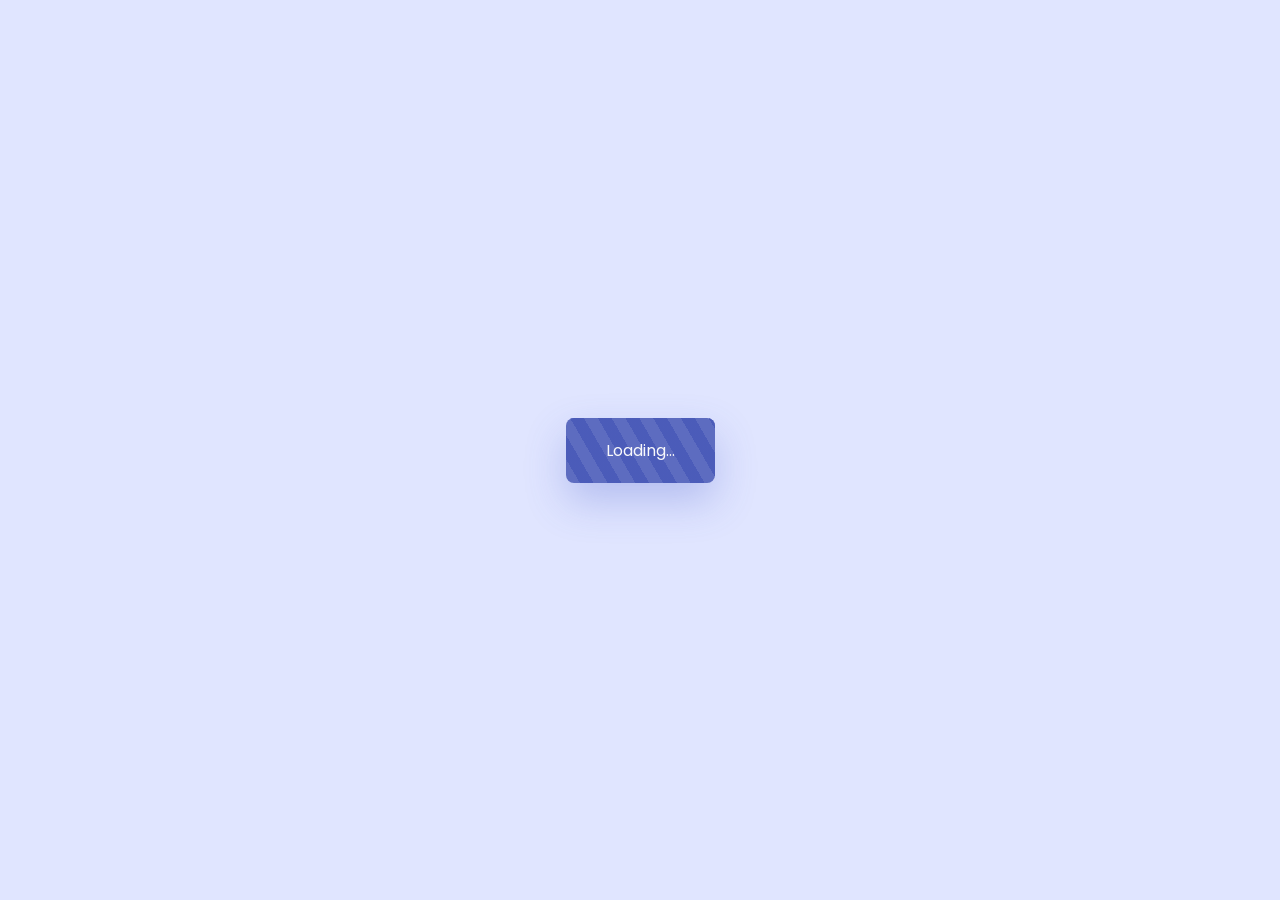
<file: button-loading-animation-main/index.html>
<!DOCTYPE html>
    <html lang="en">
    <head>
        <meta charset="UTF-8">
        <meta name="viewport" content="width=device-width, initial-scale=1.0">

        <!--=============== CSS ===============-->
        <link rel="stylesheet" href="assets/css/styles.css">

        <title>Loading button - Bedimcode</title>
    </head>
    <body>
        <button class="button__loader">
            <span class="button__text">
                Loading...
            </span>
        </button>
    </body>
</html>
</file>
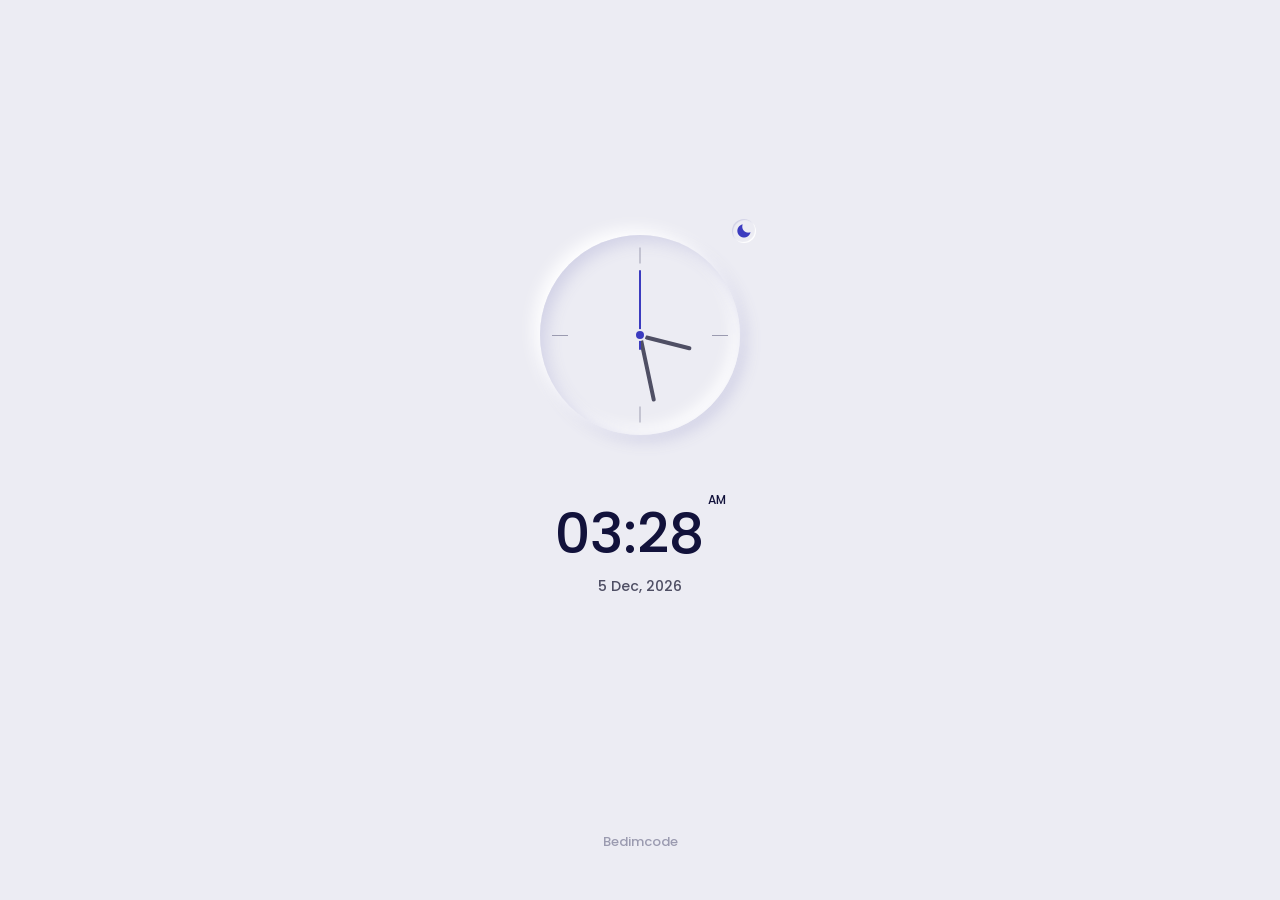
<file: responsive-clock-ui-main/index.html>
<!DOCTYPE html>
    <html lang="en">
    <head>
        <meta charset="UTF-8">
        <meta name="viewport" content="width=device-width, initial-scale=1.0">

        <!--==================== BOXICONS ====================-->
        <link rel="stylesheet" href="https://cdn.jsdelivr.net/npm/boxicons@latest/css/boxicons.min.css">

        <!--==================== CSS ==========-->
        <link rel="stylesheet" href="assets/css/styles.css">

        <title>Clock Ui</title>
    </head>
    <body>
        <section class="clock container">
            <div class="clock__container grid">
                <div class="clock__content grid">
                    <div class="clock__circle">
                        <span class="clock__twelve"></span>
                        <span class="clock__three"></span>
                        <span class="clock__six"></span>
                        <span class="clock__nine"></span>
    
                        <div class="clock__rounder"></div>
                        <div class="clock__hour" id="clock-hour"></div>
                        <div class="clock__minutes" id="clock-minutes"></div>
                        <div class="clock__seconds" id="clock-seconds"></div>

                        <!-- Dark/light button -->
                        <div class="clock__theme">
                            <i class='bx bxs-moon' id="theme-button"></i>
                        </div>
                    </div>

                    <div>
                        <div class="clock__text">
                            <div class="clock__text-hour" id="text-hour"></div>
                            <div class="clock__text-minutes" id="text-minutes"></div>
                            <div class="clock__text-ampm" id="text-ampm"></div>
                        </div>
    
                        <div class="clock__date">
                            <!-- <span id="date-day-week"></span> -->
                            <span id="date-day"></span>
                            <span id="date-month"></span>
                            <span id="date-year"></span>
                        </div>
                    </div>
                </div>
                
                <a href="https://www.youtube.com/c/Bedimcode/" target="_blank" class="clock__logo">Bedimcode</a>
            </div>
        </section>

        <!--==================== MAIN JS ====================-->
        <script src="assets/js/main.js"></script>
    </body>
</html>
</file>
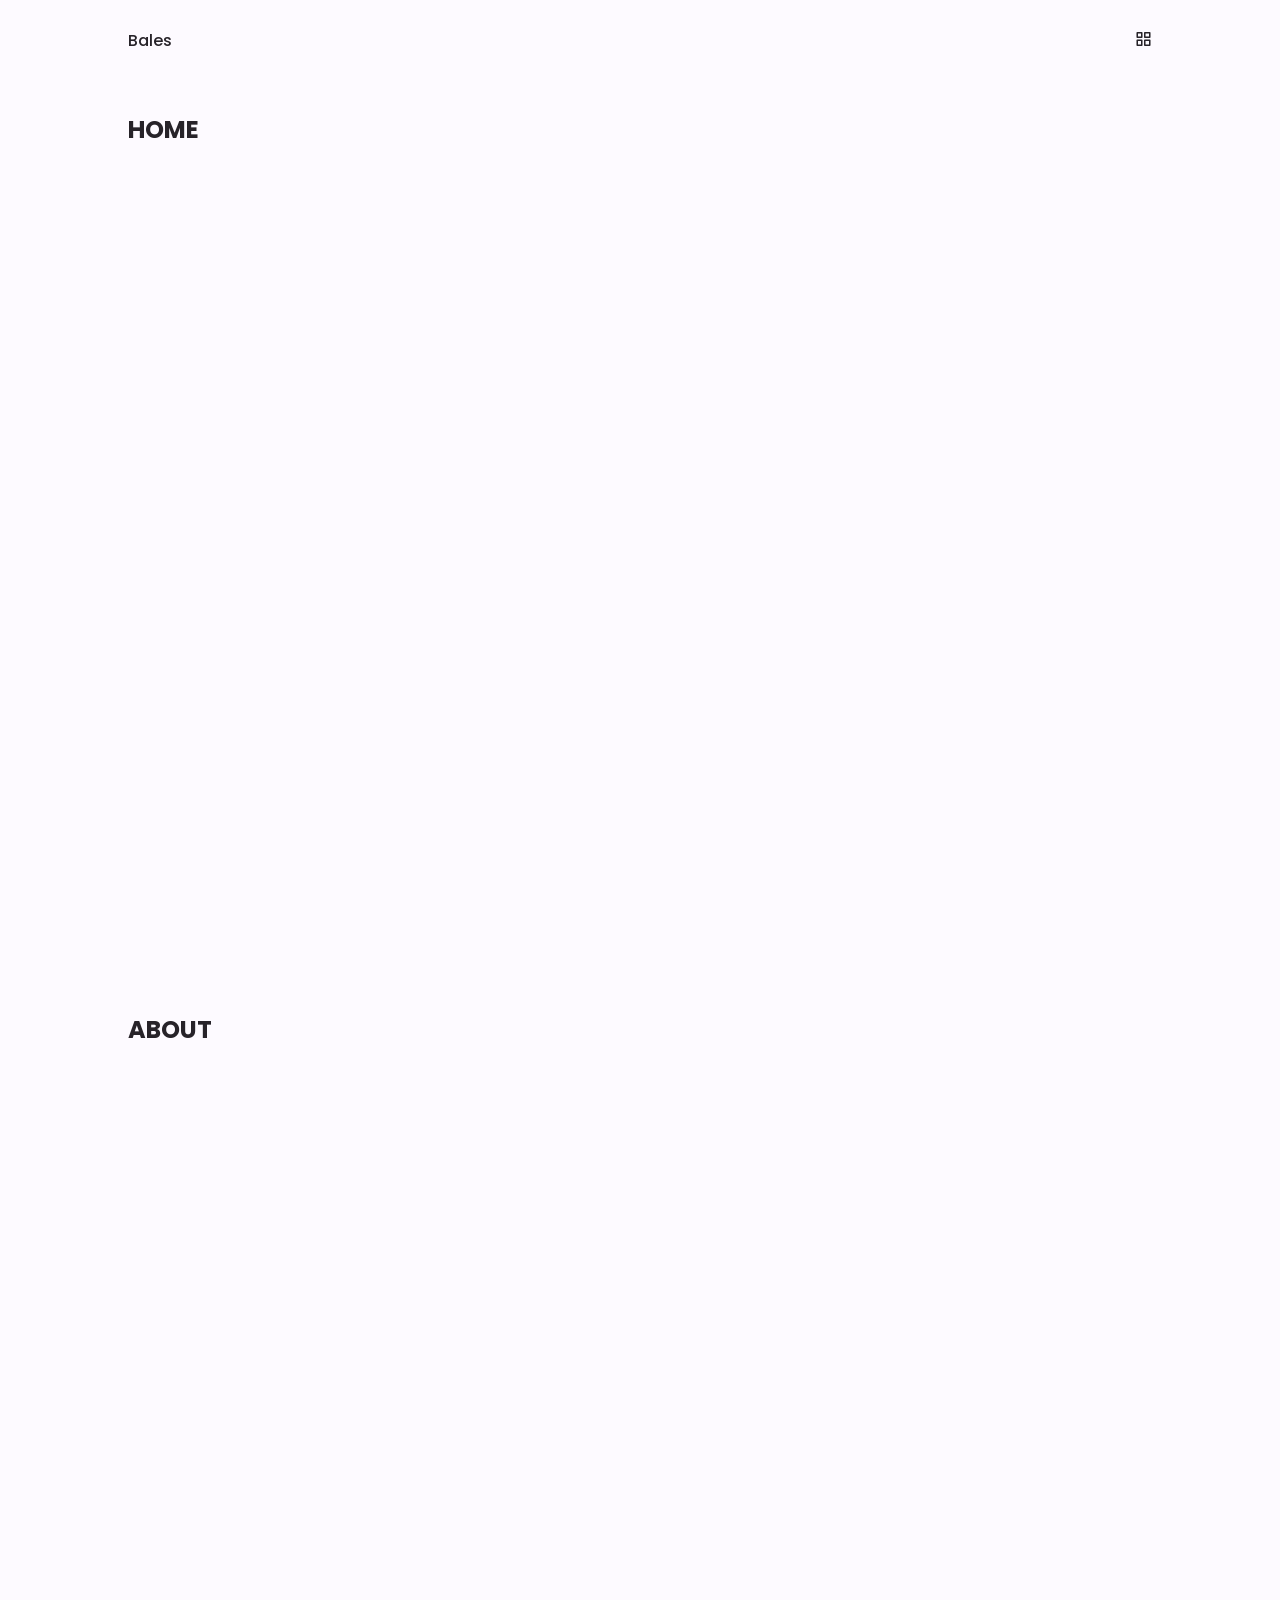
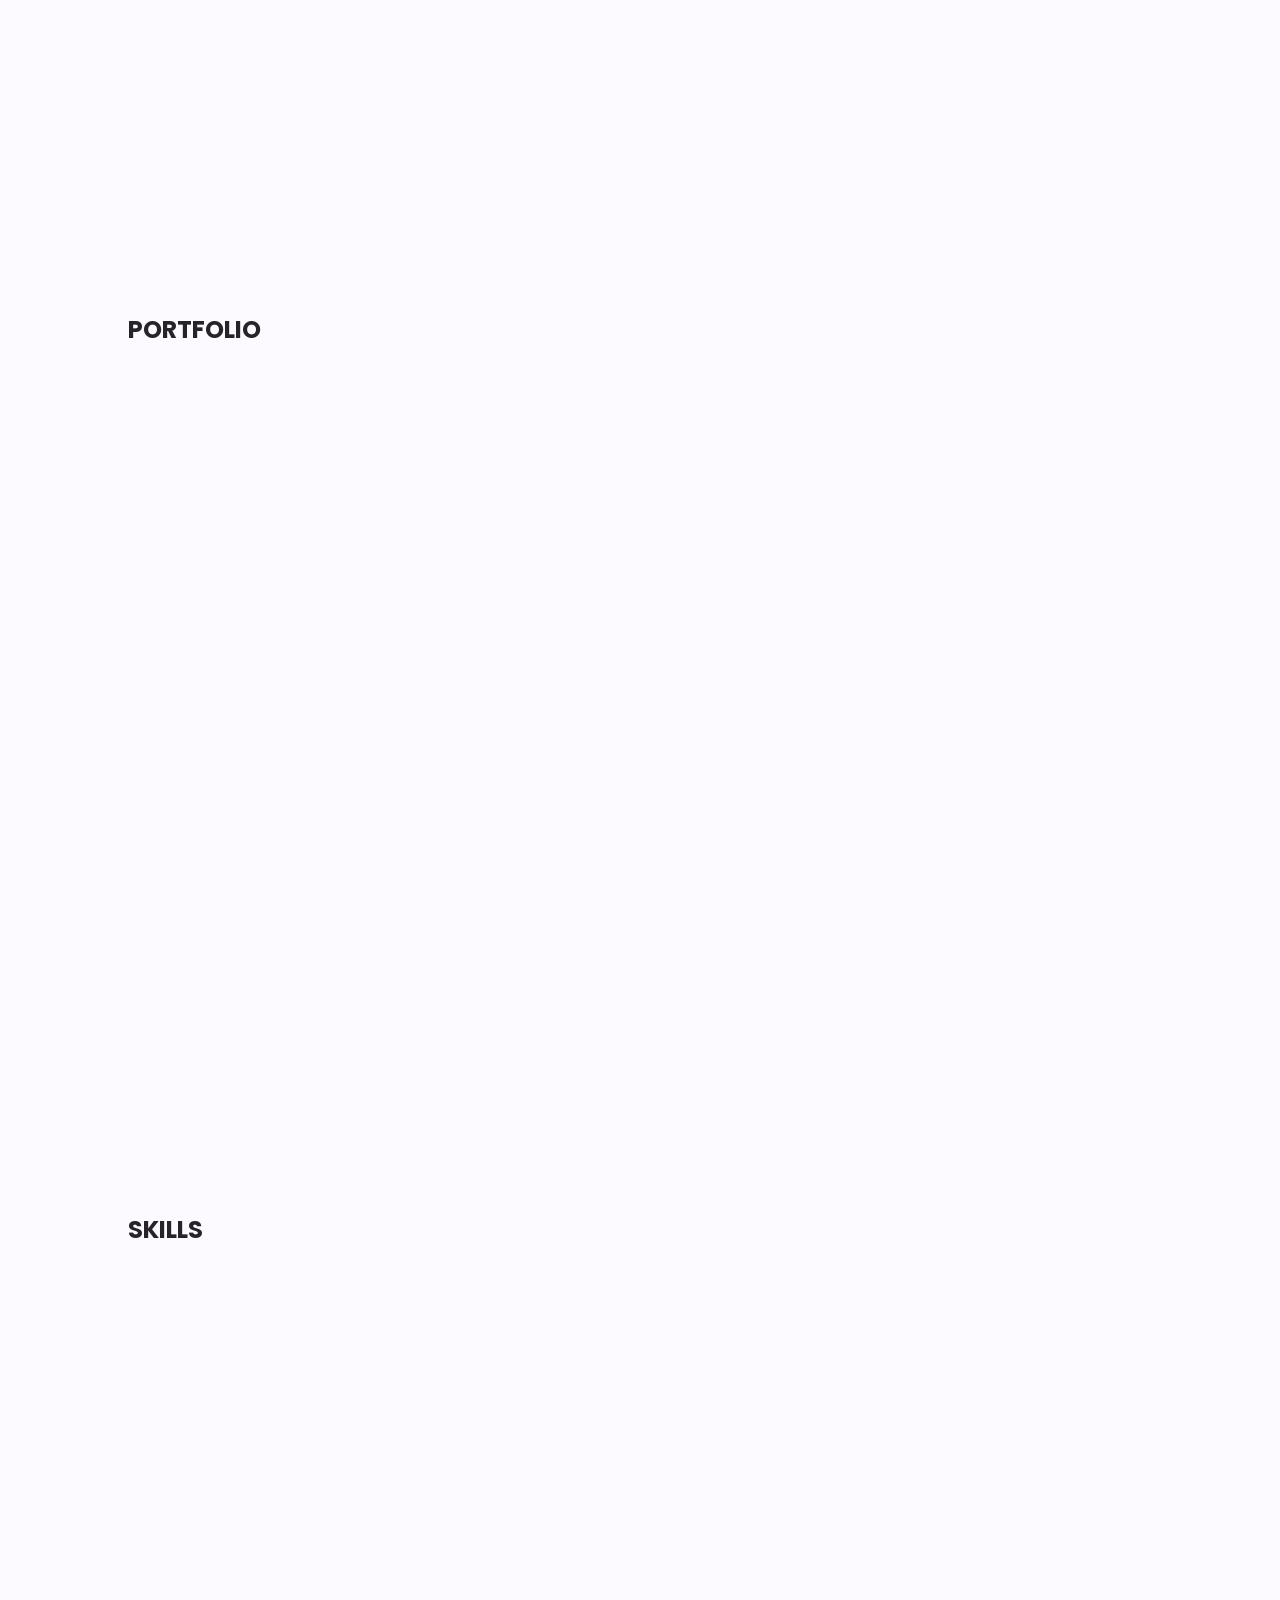
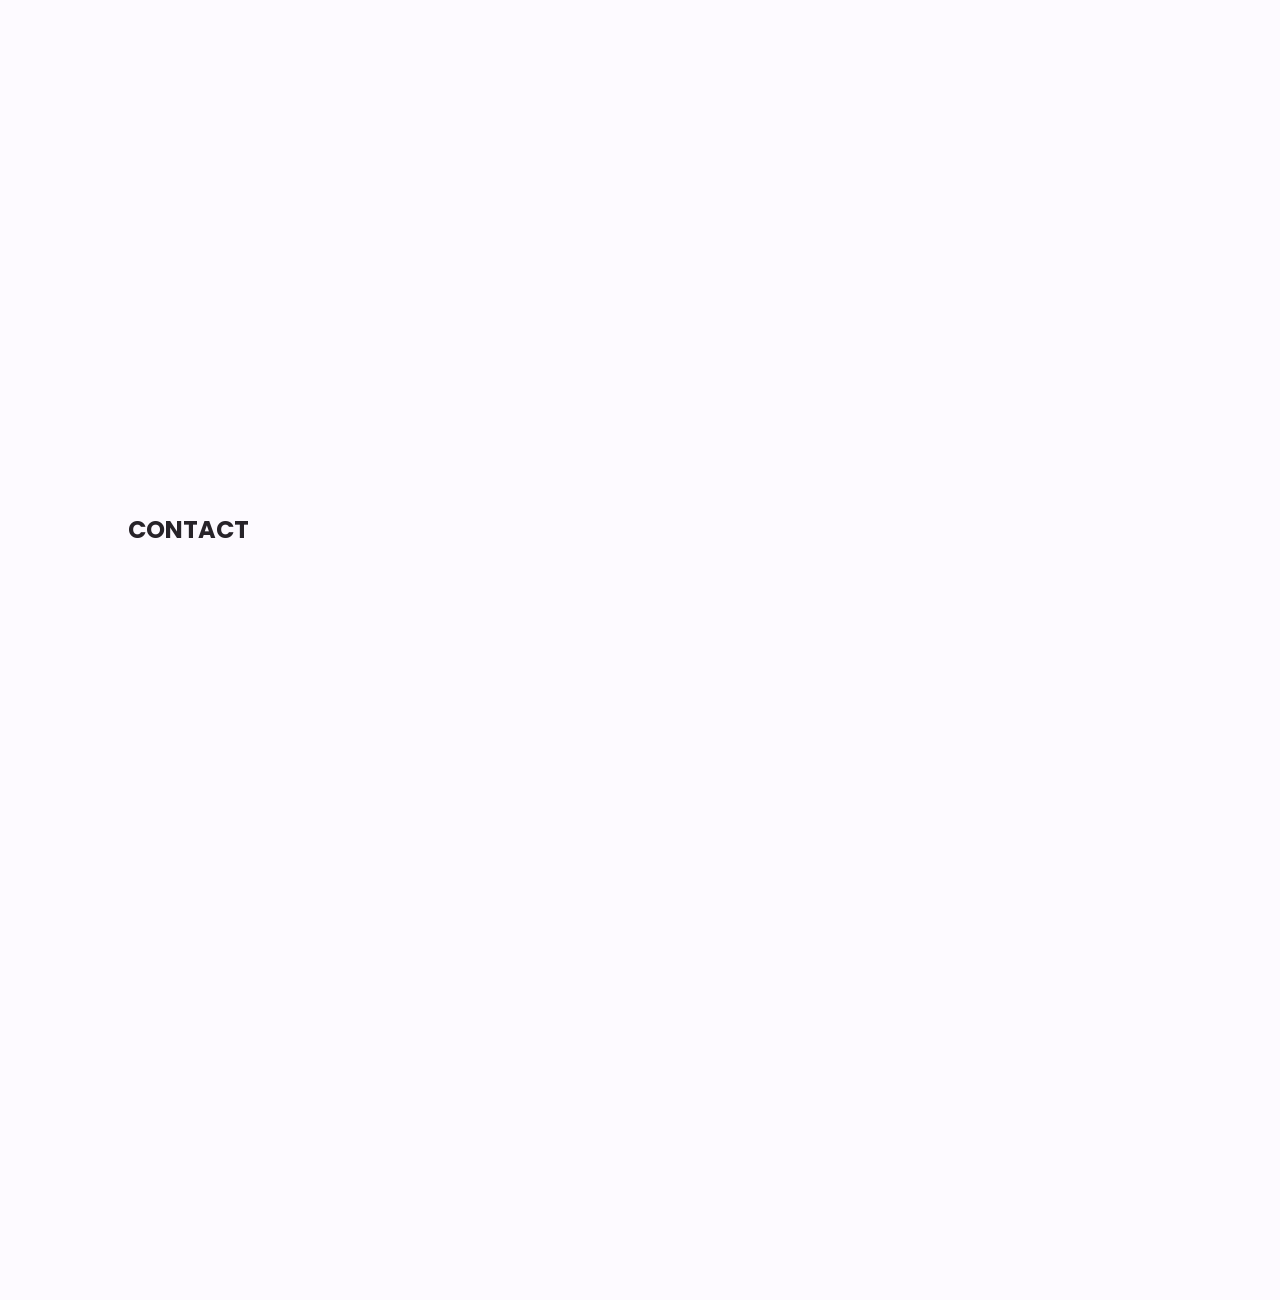
<file: responsive-navbar-main/index.html>
<!DOCTYPE html>
    <html lang="en">
    <head>
        <meta charset="UTF-8">
        <meta name="viewport" content="width=device-width, initial-scale=1.0">

        <!--=============== BOXICONS ===============-->
        <link href='https://unpkg.com/boxicons@2.1.1/css/boxicons.min.css' rel='stylesheet'>

        <!--=============== CSS ===============-->
        <link rel="stylesheet" href="assets/css/styles.css">

        <title>Responsive menu ui - Bedimcode</title>
    </head>
    <body>
        <!--=============== NAV ===============-->
        <nav class="nav" id="nav">
            <div class="nav__menu container" id="nav-menu">
                <div class="nav__shape"></div>

                <div class="nav__close" id="nav-close">
                    <i class='bx bx-x'></i>
                </div>
                
                <div class="nav__data">
                    <div class="nav__mask">
                        <!-- Change your profile picture -->
                        <img src="assets/img/perfil.png" alt="" class="nav__img">
                    </div>

                    <span class="nav__greeting">Hi, I'm</span>
                    <h1 class="nav__name">Bales <br> Vegas</h1>
                </div>

                <ul class="nav__list">
                    <li class="nav__item">
                        <a href="#home" class="nav__link active-link">
                            <i class='bx bx-home' ></i> Home 
                        </a>
                    </li>
                    <li class="nav__item">
                        <a href="#about" class="nav__link">
                            <i class='bx bx-user'></i> About
                        </a>
                    </li>
                    <li class="nav__item">
                        <a href="#portfolio" class="nav__link">
                            <i class='bx bx-briefcase-alt-2'></i> Portfolio
                        </a>
                    </li>
                    <li class="nav__item">
                        <a href="#skills" class="nav__link">
                            <i class='bx bx-bookmark'></i> Skills
                        </a>
                    </li>
                    <li class="nav__item">
                        <a href="#contact" class="nav__link">
                            <i class='bx bx-message-square-detail'></i> Contact
                        </a>
                    </li>
                </ul>
            </div>
        </nav>

        <!--=============== MAIN ===============-->
        <main class="main" id="main">
            <!--=============== HEADER ===============-->
            <header class="header" id="header">
                <nav class="header__nav container">
                    <a href="#" class="header__logo">
                        Bales
                    </a>
    
                    <!-- Toggle button -->
                    <div class="header__toggle" id="header-toggle">
                        <i class='bx bx-grid-alt'></i>
                    </div>
                </nav>
            </header>


            <!-- When inserting your content into sections, remove the section__height class -->
            <!--=============== HOME ===============-->
            <section class="section section__height container" id="home">
                <h1>HOME</h1>
                
            </section>

            <!--=============== ABOUT ===============-->
            <section class="section section__height container" id="about">
                <h1>ABOUT</h1>
                
            </section>

            <!--=============== PORTFOLIO ===============-->
            <section class="section section__height container" id="portfolio">
                <h1>PORTFOLIO</h1>
                
            </section>

            <!--=============== SKILLS ===============-->
            <section class="section section__height container" id="skills">
                <h1>SKILLS</h1>
                
            </section>

            <!--=============== CONTACT ===============-->
            <section class="section section__height container" id="contact">
                <h1>CONTACT</h1>

            </section>
        </main>

        <!--=============== MAIN JS ===============-->
        <script src="assets/js/main.js"></script>
    </body>
</html>
</file>
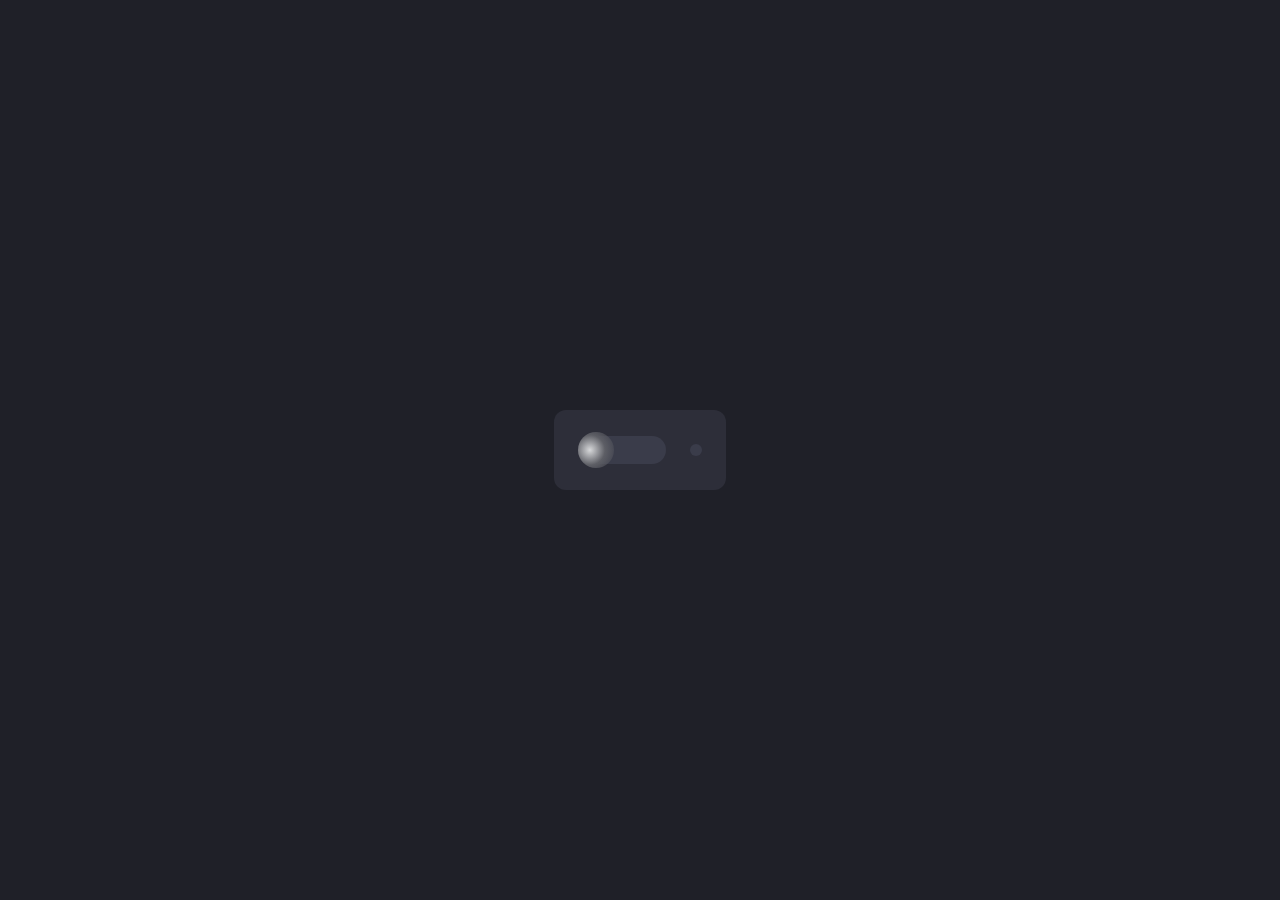
<file: skeuomorphism-toggle-switch-main/index.html>
<!DOCTYPE html>
    <html lang="en">
    <head>
        <meta charset="UTF-8">
        <meta name="viewport" content="width=device-width, initial-scale=1.0">

        <!--=============== CSS ===============-->
        <link rel="stylesheet" href="assets/css/styles.css">

        <title>Skeuomorphism toggle switch - Bedimcode</title>
    </head>
    <body>
        <label class="skeuo__switch">
            <input type="checkbox" class="skeuo__input">
            
            <div class="skeuo__rail">
                <span class="skeuo__circle"></span>
            </div>

            <span class="skeuo__indicator"></span>
        </label>
    </body>
</html>
</file>
<file: button-loading-animation-main/assets/css/styles.css>
/*=============== LOADING BUTTON ===============*/
@import url("https://fonts.googleapis.com/css2?family=Poppins&display=swap");

:root {
  /*========== Colors ==========*/
  --first-color: hsl(231, 44%, 56%);
  --first-color-alt: hsl(231, 44%, 51%);
  --text-color: hsl(231, 12%, 98%);
  --body-color: hsl(231, 100%, 94%);
}

* {
  box-sizing: border-box;
}

body {
  height: 100vh;
  margin: 0;
  display: grid;
  place-items: center;
  background-color: var(--body-color);
}

.button__loader {
  border: none;
  outline: none;
  position: relative;
  padding: 1.25rem 2.5rem;
  background-color: var(--first-color);
  color: var(--text-color);
  font-size: 1rem;
  font-family: 'Poppins', sans-serif;
  border-radius: .5rem;
  box-shadow: 0 18px 40px hsla(231, 56%, 56%, .3);
  overflow: hidden;
  cursor: wait;
}

.button__loader::before {
  content: '';
  position: absolute;
  top: 0;
  left: 0;
  width: 150%;
  height: 100%;
  background: repeating-linear-gradient(60deg, 
              transparent, 
              transparent 0.75rem, 
              var(--first-color-alt) 0.75rem, 
              var(--first-color-alt) 1.5rem);
  animation: load 1s infinite linear;
}

.button__text {
  position: relative;
}

/* Loading button animation */
@keyframes load {
  0% {
    transform: translateX(0);
  }
  100% {
    transform: translateX(-1.75rem);
  }
}
</file>
<file: responsive-clock-ui-main/assets/css/styles.css>
/*=============== GOOGLE FONTS ===============*/
@import url("https://fonts.googleapis.com/css2?family=Poppins:wght@400;500&display=swap");

/*=============== VARIABLES CSS ===============*/
:root {
  /*========== Colors ==========*/
  --hue-color: 240;

  --first-color: hsl(var(--hue-color), 53%, 49%);
  --title-color: hsl(var(--hue-color), 53%, 15%);
  --text-color: hsl(var(--hue-color), 12%, 35%);
  --text-color-light: hsl(var(--hue-color), 12%, 65%);
  --white-color: #FFF;
  --body-color: hsl(var(--hue-color), 24%, 94%);

  /*========== Font and typography ==========*/
  --body-font: 'Poppins', sans-serif;
  --biggest-font-size: 3rem;
  --small-font-size: .813rem;
  --smaller-font-size: .75rem;
  --tiny-font-size: .625rem;

  /*========== Font weight ==========*/
  --font-medium: 500;

  /*========== Margenes Bottom ==========*/
  --mb-0-25: .25rem;
  --mb-1: 1rem;
  --mb-1-5: 1.5rem;
  --mb-2-5: 2.5rem;

  /*========== z index ==========*/
  --z-normal: 1;
  --z-tooltip: 10;
}

@media screen and (min-width: 968px) {
  :root {
    --biggest-font-size: 3.5rem;
    --small-font-size: .875rem;
    --smaller-font-size: .813rem;
    --tiny-font-size: .75rem;
  }
}

/*========== Variables Dark theme ==========*/
body.dark-theme {
  --title-color: hsl(var(--hue-color), 12%, 95%);
  --text-color: hsl(var(--hue-color), 12%, 75%);
  --body-color: hsl(var(--hue-color), 10%, 16%);
}

/*========== Button Dark/Light ==========*/
.clock__theme {
  position: absolute;
  top: -1rem;
  right: -1rem;
  display: flex;
  padding: .25rem;
  border-radius: 50%;
  box-shadow: inset -1px -1px 1px hsla(var(--hue-color), 0%, 100%, 1), 
              inset 1px 1px 1px hsla(var(--hue-color), 30%, 86%, 1);
  color: var(--first-color);
  cursor: pointer;
  transition: .4s; /* For dark mode animation */
}

/*========== Box shadow Dark theme ==========*/
.dark-theme .clock__circle {
  box-shadow: 6px 6px 16px hsla(var(--hue-color), 8%, 12%, 1), 
              -6px -6px 16px hsla(var(--hue-color), 8%, 20%, 1), 
              inset -6px -6px 16px hsla(var(--hue-color), 8%, 20%, 1), 
              inset 6px 6px 12px hsla(var(--hue-color), 8%, 12%, 1);
}

.dark-theme .clock__theme {
  box-shadow: inset -1px -1px 1px hsla(var(--hue-color), 8%, 20%, 1), 
              inset 1px 1px 1px hsla(var(--hue-color), 8%, 12%, 1);
}

/*=============== BASE ===============*/
* {
  box-sizing: border-box;
  padding: 0;
  margin: 0;
}

body {
  margin: 0;
  font-family: var(--body-font);
  background-color: var(--body-color);
  color: var(--text-color);
  transition: .4s; /* For dark mode animation */
}

a {
  text-decoration: none;
}

/*=============== REUSABLE CSS CLASSES ===============*/
.container {
  max-width: 968px;
  margin-left: var(--mb-1);
  margin-right: var(--mb-1);
}

.grid {
  display: grid;
}

/*=============== CLOCK ===============*/
.clock__container {
  height: 100vh;
  grid-template-rows: 1fr max-content;
}

.clock__circle {
  position: relative;
  width: 200px;
  height: 200px;
  box-shadow: -6px -6px 16px var(--white-color), 
              6px 6px 16px hsla(var(--hue-color), 30%, 86%, 1), 
              inset 6px 6px 16px hsla(var(--hue-color), 30%, 86%, 1), 
              inset -6px -6px 16px var(--white-color);
  border-radius: 50%;
  justify-self: center;
  display: flex;
  justify-content: center;
  align-items: center;
  transition: .4s; /* For dark mode animation */
}

.clock__content {
  align-self: center;
  row-gap: 3.5rem;
}

.clock__twelve, 
.clock__three, 
.clock__six, 
.clock__nine {
  position: absolute;
  width: 1rem;
  height: 1px;
  background-color: var(--text-color-light);
}

.clock__twelve, 
.clock__six {
  transform: translateX(-50%) rotate(90deg);
}

.clock__twelve {
  top: 1.25rem;
  left: 50%;
}

.clock__three {
  top: 50%;
  right: .75rem;
}

.clock__six {
  bottom: 1.25rem;
  left: 50%;
}

.clock__nine {
  left: .75rem;
  top: 50%;
}

.clock__rounder {
  width: .75rem;
  height: .75rem;
  background-color: var(--first-color);
  border-radius: 50%;
  border: 2px solid var(--body-color);
  z-index: var(--z-tooltip);
}

.clock__hour, 
.clock__minutes, 
.clock__seconds {
  position: absolute;
  display: flex;
  justify-content: center;
}

.clock__hour {
  width: 105px;
  height: 105px;
}

.clock__hour::before {
  content: '';
  position: absolute;
  background-color: var(--text-color);
  width: .25rem;
  height: 3rem;
  border-radius: .75rem;
  z-index: var(--z-normal);
}

.clock__minutes {
  width: 136px;
  height: 136px;
}

.clock__minutes::before {
  content: '';
  position: absolute;
  background-color: var(--text-color);
  width: .25rem;
  height: 4rem;
  border-radius: .75rem;
  z-index: var(--z-normal);
}

.clock__seconds {
  width: 130px;
  height: 130px;
}

.clock__seconds::before {
  content: '';
  position: absolute;
  background-color: var(--first-color);
  width: .125rem;
  height: 5rem;
  border-radius: .75rem;
  z-index: var(--z-normal);
}

.clock__logo {
  width: max-content;
  justify-self: center;
  margin-bottom: var(--mb-2-5);
  font-size: var(--smaller-font-size);
  font-weight: var(--font-medium);
  color: var(--text-color-light);
  transition: .3s;
}

.clock__logo:hover {
  color: var(--first-color);
}

.clock__text {
  display: flex;
  justify-content: center;
}

.clock__text-hour, 
.clock__text-minutes {
  font-size: var(--biggest-font-size);
  font-weight: var(--font-medium);
  color: var(--title-color);
}

.clock__text-ampm {
  font-size: var(--tiny-font-size);
  color: var(--title-color);
  font-weight: var(--font-medium);
  margin-left: var(--mb-0-25);
}

.clock__date {
  text-align: center;
  font-size: var(--small-font-size);
  font-weight: var(--font-medium);
}

/*=============== MEDIA QUERIES ===============*/
/* For large devices */
@media screen and (min-width: 968px) {
  .container {
    margin-left: auto;
    margin-right: auto;
  }
  .clock__logo {
    margin-bottom: 3rem;
  }
}
</file>
<file: responsive-navbar-main/assets/css/styles.css>
/*=============== GOOGLE FONTS ===============*/
@import url("https://fonts.googleapis.com/css2?family=Poppins:wght@400;500;600&display=swap");
/*=============== VARIABLES CSS ===============*/
:root {
  --header-height: 3.5rem;
  /*========== Colors ==========*/
  --first-color: hsl(273, 97%, 66%);
  --first-color-shape: hsl(253, 33%, 32%);
  --title-color: hsl(273, 8%, 15%);
  --text-color: hsl(273, 4%, 45%);
  --body-color: hsl(273, 100%, 99%);
  --container-color: #fff;
  --title-color-dark: hsl(273, 83%, 98%);
  --text-color-dark: hsl(273, 21%, 56%);
  --container-color-dark: hsl(273, 80%, 14%);
  /*========== Font and typography ==========*/
  --body-font: 'Poppins', sans-serif;
  --big-font-size: 1.5rem;
  --normal-font-size: .938rem;
  --small-font-size: .813rem;
  /*========== z index ==========*/
  --z-fixed: 100;
}

@media screen and (min-width: 968px) {
  :root {
    --big-font-size: 2rem;
    --normal-font-size: 1rem;
    --small-font-size: .875rem;
  }
}

/*=============== BASE ===============*/
* {
  box-sizing: border-box;
  padding: 0;
  margin: 0;
}

html {
  scroll-behavior: smooth;
  overflow-x: hidden;
}

body {
  font-family: var(--body-font);
  font-size: var(--normal-font-size);
  color: var(--text-color);
  overflow-x: hidden;
}

h1, h2, h3 {
  color: var(--title-color);
}

ul {
  list-style: none;
}

a {
  text-decoration: none;
}

img {
  max-width: 100%;
  height: auto;
}

/*=============== REUSABLE CSS CLASSES ===============*/
.container {
  max-width: 1024px;
  margin-left: 1.5rem;
  margin-right: 1.5rem;
}

.section {
  padding: 4.5rem 0 1rem;
}

.section__height {
  height: 100vh;
}

/*=============== HEADER Y NAV ===============*/
.nav {
  background-color: var(--container-color-dark);
  padding-top: 2rem;
  position: fixed;
  top: 0;
  left: 0;
  width: 100%;
  height: 100vh;
}

.nav__shape {
  width: 200px;
  height: 200px;
  background-color: var(--first-color-shape);
  border-radius: 50%;
  position: absolute;
  top: -2rem;
  left: -2rem;
  filter: blur(90px);
}

.nav__close {
  position: relative;
  display: inline-flex;
  font-size: 1.8rem;
  color: var(--text-color-dark);
  cursor: pointer;
  margin-bottom: 3.5rem;
}

.nav__img {
  width: 70px;
}

.nav__mask {
  width: 80px;
  height: 80px;
  background: linear-gradient(224deg, #a22fe9 -2%, #ddaafe 97%);
  border-radius: 1.5rem;
  overflow: hidden;
  display: flex;
  justify-content: center;
  align-items: flex-end;
  margin-bottom: 1rem;
}

.nav__data {
  position: relative;
  margin-bottom: 3rem;
}

.nav__greeting {
  display: block;
  color: var(--text-color-dark);
  font-size: var(--small-font-size);
  font-weight: 500;
  margin-bottom: .25rem;
}

.nav__name {
  color: var(--title-color-dark);
  font-size: var(--big-font-size);
  line-height: 130%;
}

.nav__list {
  display: flex;
  flex-direction: column;
  row-gap: 1.5rem;
}

.nav__link {
  color: var(--text-color-dark);
  display: inline-flex;
  align-items: center;
  column-gap: 1rem;
  font-size: var(--small-font-size);
  font-weight: 500;
  transition: .3s;
}

.nav__link i {
  font-size: 1.15rem;
}

.nav__link:hover {
  color: var(--title-color-dark);
}

.main {
  position: relative;
  background-color: var(--body-color);
  transition: .4s;
}

.header {
  width: 100%;
  background-color: var(--body-color);
  position: fixed;
  top: 0;
  left: 0;
  z-index: var(--z-fixed);
}

.header__nav {
  height: var(--header-height);
  display: flex;
  justify-content: space-between;
  align-items: center;
}

.header__logo, .header__toggle {
  color: var(--title-color);
}

.header__logo {
  font-weight: 500;
}

.header__toggle {
  font-size: 1.15rem;
  cursor: pointer;
}

/* Show menu */
.show-menu {
  transform: translate(70%);
}

/* Change background header */
.scroll-header {
  box-shadow: 0 1px 4px rgba(40, 37, 37, 0.1);
}

/* Active link */
.active-link {
  color: var(--title-color-dark);
}

/*=============== BREAKPOINTS ===============*/
/* For small devices */
@media screen and (max-width: 320px) {
  .container {
    margin-left: 1rem;
    margin-right: 1rem;
  }
}

/* For medium devices */
@media screen and (min-width: 767px) {
  .show-menu {
    transform: translate(40%);
  }
}

/* For large devices */
@media screen and (min-width: 1024px) {
  .container {
    margin-left: auto;
    margin-right: auto;
  }
  .section {
    padding: 7rem 0 2rem;
  }
  .header__nav {
    height: calc(var(--header-height) + 1.5rem);
  }
  .nav__shape {
    width: 350px;
    height: 350px;
  }
  .nav__mask {
    width: 100px;
    height: 100px;
    border-radius: 2rem;
    margin-bottom: 2rem;
  }
  .nav__img {
    width: 90px;
  }
  .nav__link {
    font-size: var(--normal-font-size);
  }
  .nav__link i {
    font-size: 1.25rem;
  }
}
</file>
<file: skeuomorphism-toggle-switch-main/assets/css/styles.css>
/*=============== SKEUOMORPHISM TOGGLE SWITCH ===============*/
/*=============== COLORS ===============*/
:root {
  --indicator-color: hsl(104, 94%, 50%);
  --body-color: hsl(233, 12%, 14%);
  --container-color: hsl(233, 12%, 20%);
  --container-color-light: hsl(233, 12%, 26%);
}

* {
  box-sizing: border-box;
}

body {
  height: 100vh;
  margin: 0;
  display: grid;
  place-items: center;
  background-color: var(--body-color);
}

.skeuo__switch {
  height: 80px;
  background-color: var(--container-color);
  padding: 0 1.5rem;
  border-radius: .75rem;
  display: flex;
  align-items: center;
  cursor: pointer;
}

.skeuo__input {
  display: none;
}

.skeuo__rail {
  position: relative;
  width: 88px;
  height: 28px;
  background-color: var(--container-color-light);
  border-radius: 3rem;
}

.skeuo__circle {
  display: block;
  width: 36px;
  height: 36px;
  background: radial-gradient(circle at 33%, #d7d8da 0%, #5d5e65 50%, rgba(255, 255, 255, 0) 100%);
  border-radius: 50%;
  position: absolute;
  top: 50%;
  transform: translateY(-50%);
  left: 0;
  transition: transform .4s;
}

.skeuo__indicator {
  width: 12px;
  height: 12px;
  background-color: var(--container-color-light);
  border-radius: 50%;
  margin-left: 1.5rem;
  transition: .4s;
}

/* Toggle animation effects */
.skeuo__input:checked ~ .skeuo__rail .skeuo__circle {
  transform: translate(52px, -50%);
}

.skeuo__input:checked ~ .skeuo__indicator {
  background-color: var(--indicator-color);
}
</file>
